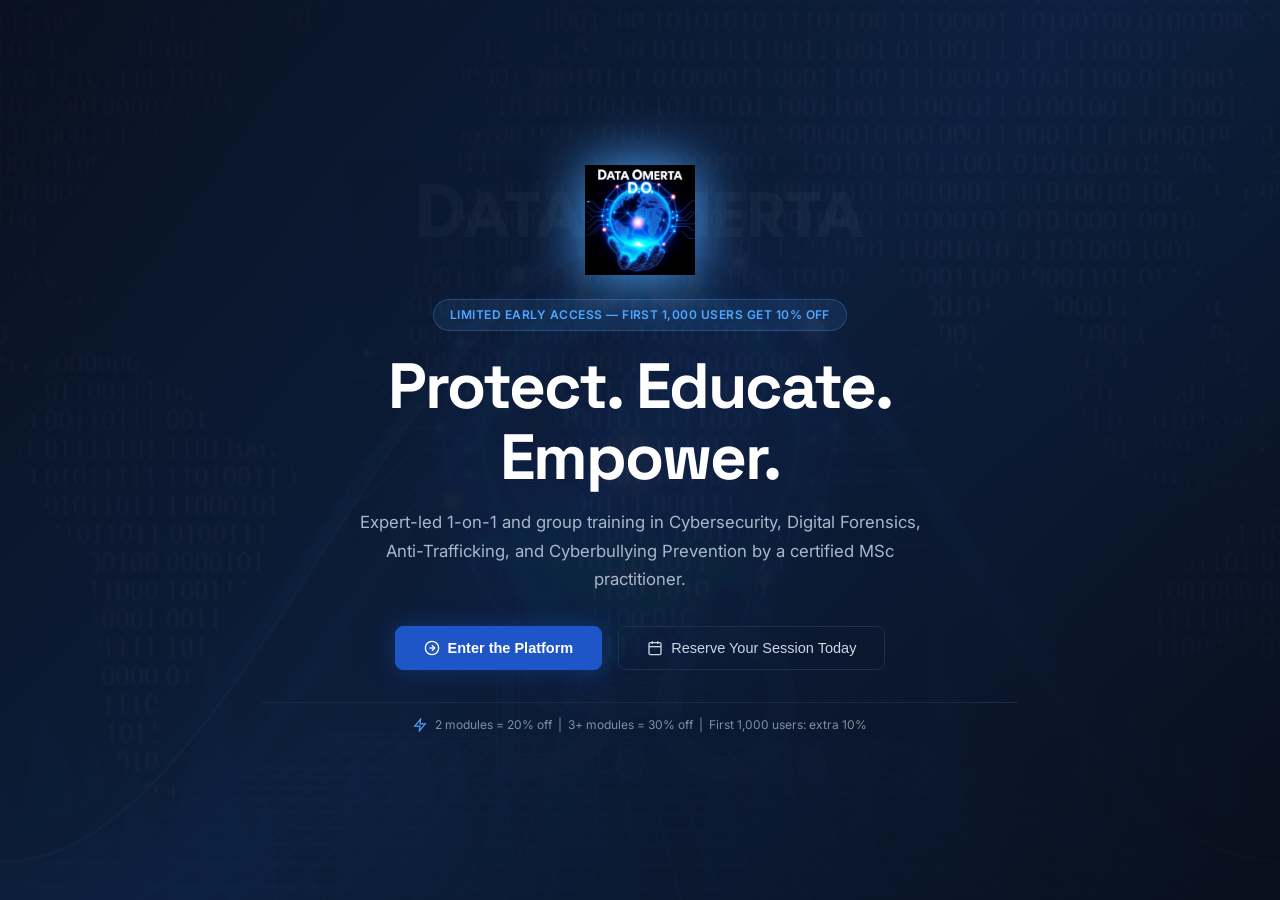
<file: index.html>
<!DOCTYPE html>
<html lang="en">
<head>
<meta charset="UTF-8">
<meta name="viewport" content="width=device-width,initial-scale=1.0,viewport-fit=cover">
<meta name="theme-color" content="#0a1628">
<meta name="description" content="Expert cybersecurity, digital forensics, anti-trafficking and cyberbullying training by Dimitrios Paraschidis MSc.">
<meta name="apple-mobile-web-app-capable" content="yes">
<meta name="apple-mobile-web-app-status-bar-style" content="black-translucent">
<meta name="apple-mobile-web-app-title" content="DO Training">
<link rel="manifest" href="manifest.json">
<link rel="icon" href="assets/icons/favicon.png" type="image/png">
<link rel="apple-touch-icon" href="assets/icons/icon-192x192.png">
<title>DO — Professional Cybersecurity Training</title>
<link rel="preconnect" href="https://fonts.googleapis.com">
<link href="https://fonts.googleapis.com/css2?family=Inter:wght@300;400;500;600;700&family=Space+Grotesk:wght@400;500;600;700;800&display=swap" rel="stylesheet">
<link rel="stylesheet" href="css/style.css">
</head>
<body class="theme-blue">

<div class="lang-bar" id="lang-bar" style="display:none">
  <select id="lang-selector" onchange="setLang(this.value)" aria-label="Language">
    <option value="en">EN</option><option value="el">EL</option><option value="de">DE</option>
    <option value="it">IT</option><option value="fr">FR</option><option value="ru">RU</option>
  </select>
  <div class="theme-toggle-wrap">
    <button class="theme-btn" onclick="setTheme('blue')" title="Default Blue">B</button>
    <button class="theme-btn" onclick="setTheme('dark')" title="Dark">D</button>
    <button class="theme-btn" onclick="setTheme('light')" title="Light">L</button>
  </div>
</div>

<a href="https://paypal.me/JimOem" target="_blank" class="donate-btn" id="donate-btn" style="display:none">
  <svg width="14" height="14" viewBox="0 0 24 24" fill="none" stroke="currentColor" stroke-width="2"><path d="M20.84 4.61a5.5 5.5 0 0 0-7.78 0L12 5.67l-1.06-1.06a5.5 5.5 0 0 0-7.78 7.78l1.06 1.06L12 21.23l7.78-7.78 1.06-1.06a5.5 5.5 0 0 0 0-7.78z"/></svg>
  <span data-i18n="donate_text">Donate via PayPal</span>
</a>
<button class="webview-btn" onclick="toggleFullscreen()" id="webview-btn" style="display:none" title="Expand">
  <svg width="16" height="16" viewBox="0 0 24 24" fill="none" stroke="currentColor" stroke-width="2"><path d="M8 3H5a2 2 0 0 0-2 2v3m18 0V5a2 2 0 0 0-2-2h-3m0 18h3a2 2 0 0 0 2-2v-3M3 16v3a2 2 0 0 0 2 2h3"/></svg>
</button>

<!-- AD COLUMNS (admin-managed) -->
<div class="ad-col left" id="ad-col-left"></div>
<div class="ad-col right" id="ad-col-right"></div>

<!-- ===== LANDING ===== -->
<div id="landing-page">
  <div class="landing-bg">
    <img id="landing-bg-sine" src="" alt="" class="landing-bg-sine">
    <img id="landing-logo-watermark" src="" alt="" class="landing-logo-watermark">
    <div class="landing-overlay"></div>
  </div>
  <div class="landing-content">
    <img id="landing-logo-top" src="" alt="Data Omerta D.O." class="landing-logo-top">
    <div class="landing-badge" data-i18n="landing_badge">Limited Early Access — First 1,000 Users Get 10% Off</div>
    <h1 class="landing-title" data-i18n="landing_title">Educate. Empower. Protect.</h1>
    <p class="landing-sub" data-i18n="landing_sub">Expert-led 1-on-1 and group training in Cybersecurity, Digital Forensics, Anti-Trafficking, and Cyberbullying Prevention by a certified MSc practitioner.</p>
    <div class="landing-actions">
      <button class="btn-land-primary" onclick="enterSite()">
        <svg width="16" height="16" viewBox="0 0 24 24" fill="none" stroke="currentColor" stroke-width="2"><circle cx="12" cy="12" r="10"/><polyline points="12 8 16 12 12 16"/><line x1="8" y1="12" x2="16" y2="12"/></svg>
        <span data-i18n="landing_enter">Enter the Platform</span>
      </button>
      <button class="btn-land-secondary" onclick="enterSiteBook()">
        <svg width="16" height="16" viewBox="0 0 24 24" fill="none" stroke="currentColor" stroke-width="2"><rect x="3" y="4" width="18" height="18" rx="2"/><line x1="16" y1="2" x2="16" y2="6"/><line x1="8" y1="2" x2="8" y2="6"/><line x1="3" y1="10" x2="21" y2="10"/></svg>
        <span data-i18n="landing_book">Reserve Your Session Today</span>
      </button>
    </div>
    <div class="landing-discount-hint">
      <svg width="14" height="14" viewBox="0 0 24 24" fill="none" stroke="#4da6ff" stroke-width="2"><polygon points="13 2 3 14 12 14 11 22 21 10 12 10 13 2"/></svg>
      <span>2 modules = 20% off &nbsp;|&nbsp; 3+ modules = 30% off &nbsp;|&nbsp; First 1,000 users: extra 10%</span>
    </div>
  </div>
</div>

<!-- ===== MAIN PLATFORM ===== -->
<div id="main-platform" style="display:none">

<nav class="navbar">
  <div class="nav-brand" onclick="showTab('home',null)">
    <img id="nav-logo" src="" alt="D.O." class="nav-logo-img">
    <div>
      <div class="brand-name">Dimitrios Paraschidis</div>
      <div class="brand-tagline">MSc Digital Forensics &middot; Cybersecurity Educator</div>
    </div>
  </div>
  <div class="nav-links" id="nav-links">
    <a href="#home"      class="nav-link active" onclick="showTab('home',this)"      data-i18n="nav_home">Home</a>
    <a href="#services"  class="nav-link"         onclick="showTab('services',this)"  data-i18n="nav_services">Services</a>
    <a href="#modules"   class="nav-link"         onclick="showTab('modules',this)"   data-i18n="nav_modules">Modules</a>
    <a href="#resources" class="nav-link"         onclick="showTab('resources',this)" data-i18n="nav_resources">Resources</a>
    <a href="#team"      class="nav-link"         onclick="showTab('team',this)"      data-i18n="nav_team">Our Team</a>
    <a href="#calendar"  class="nav-link"         onclick="showTab('calendar',this)"  data-i18n="nav_book">Book a Session</a>
    <a href="#contact"   class="nav-link"         onclick="showTab('contact',this)"   data-i18n="contact_title">Contact</a>
    <a href="#cv"        class="nav-link"         onclick="showTab('cv',this)"        data-i18n="nav_cv">My CV</a>
  </div>
  <div class="nav-right">
    <button class="nav-mobile-toggle" onclick="toggleMobileNav()">
      <svg width="20" height="20" viewBox="0 0 24 24" fill="none" stroke="currentColor" stroke-width="2"><line x1="3" y1="12" x2="21" y2="12"/><line x1="3" y1="6" x2="21" y2="6"/><line x1="3" y1="18" x2="21" y2="18"/></svg>
    </button>
  </div>
</nav>

<div class="ticker-wrap"><div class="ticker-track" id="ticker-track"></div></div>

<!-- HOME -->
<div id="tab-home" class="tab-content active">
  <section class="hero">
    <img id="hero-logo-wm" src="" alt="" class="hero-logo-watermark" style="top:55%;opacity:0.12;">
    <div class="hero-overlay"></div>
    <div class="hero-inner">
      <div class="hero-badge" data-i18n="hero_badge">Thessaloniki, Greece &middot; Online &amp; Onsite Worldwide</div>
      <h1 class="hero-title" data-i18n="hero_title">Educate. Empower. Protect.</h1>
      <p class="hero-subtitle">Professional training in Cybersecurity, Digital Forensics, Anti-Trafficking Digital Safety, and Cyberbullying Prevention — delivered by a certified MSc practitioner with a decade of field experience.</p>
      <div class="hero-cta">
        <button class="btn btn-primary" onclick="showTab('calendar',null)">
          <svg width="15" height="15" viewBox="0 0 24 24" fill="none" stroke="currentColor" stroke-width="2"><rect x="3" y="4" width="18" height="18" rx="2"/><line x1="16" y1="2" x2="16" y2="6"/><line x1="8" y1="2" x2="8" y2="6"/><line x1="3" y1="10" x2="21" y2="10"/></svg>
          <span data-i18n="btn_book">Book a Session</span>
        </button>
        <button class="btn btn-outline" onclick="showTab('modules',null)">
          <svg width="15" height="15" viewBox="0 0 24 24" fill="none" stroke="currentColor" stroke-width="2"><path d="M2 3h6a4 4 0 0 1 4 4v14a3 3 0 0 0-3-3H2z"/><path d="M22 3h-6a4 4 0 0 0-4 4v14a3 3 0 0 1 3-3h7z"/></svg>
          <span data-i18n="btn_modules">View Modules</span>
        </button>
      </div>
      <div class="hero-stats-compact">
        <div class="stat-compact"><span class="stat-compact-num">155+</span><span class="stat-compact-lbl">Professionals Trained</span></div>
        <div class="stat-compact"><span class="stat-compact-num">600+</span><span class="stat-compact-lbl">Individuals Reached</span></div>
        <div class="stat-compact"><span class="stat-compact-num">60K+</span><span class="stat-compact-lbl">Beneficiaries Protected</span></div>
        <div class="stat-compact"><span class="stat-compact-num">MSc</span><span class="stat-compact-lbl">Digital Forensics</span></div>
        <div class="stat-compact"><span class="stat-compact-num">3</span><span class="stat-compact-lbl">Books Authored</span></div>
        <div class="stat-compact"><span class="stat-compact-num" style="font-size:1rem">Custom</span><span class="stat-compact-lbl" data-i18n="stat_soc">Personal SOC Lab</span></div>
      </div>
    </div>
  </section>

  <section class="section">
    <h2 class="section-title" data-i18n="who_title">Who This Is For</h2>
    <div class="cards-grid" id="who-cards"></div>
  </section>

  <section class="section-full">
    <div class="section-inner">
      <h2 class="section-title light" data-i18n="formats_title">Formats &amp; Delivery</h2>
      <div class="formats-grid" id="formats-grid"></div>
      <div class="discount-banner">
        <div class="discount-item"><span class="disc-pct">20%</span><span class="disc-label" data-i18n="discount_2">Off for 2 Modules</span></div>
        <div class="discount-divider"></div>
        <div class="discount-item"><span class="disc-pct">30%</span><span class="disc-label" data-i18n="discount_3">Off for 3+ Modules</span></div>
        <div class="discount-divider"></div>
        <div class="discount-item highlight"><span class="disc-pct">+10%</span><span class="disc-label" data-i18n="discount_first">First 1,000 Users</span></div>
      </div>
    </div>
  </section>

  <section class="section page-bg">
    <h2 class="section-title" data-i18n="numbers_title">By the Numbers</h2>
    <p class="section-subtitle" data-i18n="numbers_sub">Key statistics from field research, academic sources, and real-world operations.</p>
    <div class="numbers-grid" id="numbers-grid"></div>
  </section>
</div>

<!-- SERVICES -->
<div id="tab-services" class="tab-content page-bg">
  <section class="section">
    <h2 class="section-title" data-i18n="services_title">Training Services</h2>
    <p class="section-subtitle" data-i18n="services_sub">Click any service to book it directly. Every session concludes with a professional certificate.</p>
    <div id="services-container"></div>
  </section>
</div>

<!-- MODULES -->
<div id="tab-modules" class="tab-content page-bg">
  <section class="section">
    <h2 class="section-title" data-i18n="modules_title">Training Modules</h2>
    <p class="section-subtitle" data-i18n="modules_sub">Each module is a standalone certifiable unit. 2 modules: 20% off — 3+: 30% off.</p>
    <div class="modules-grid" id="modules-grid"></div>
  </section>
</div>

<!-- RESOURCES -->
<div id="tab-resources" class="tab-content">
  <section class="section">
    <h2 class="section-title">Resources &amp; Publications</h2>
    <p class="section-subtitle">Free professional resources — available to all.</p>
    <div class="resources-hero">
      <img id="res-do-img" src="" alt="Data Omerta" class="res-do-logo">
      <div><h3>Data Omerta (D.O.)</h3><p>A personal initiative dedicated to spreading cybersecurity awareness and open knowledge. All resources are free to use and share.</p></div>
    </div>
    <div class="resources-grid" id="resources-grid"></div>
    <div class="linkedin-section">
      <h3 class="section-title" style="margin-bottom:1rem;">Recent Professional Activity</h3>
      <div class="linkedin-posts-grid" id="linkedin-posts-grid"></div>
      <a href="https://www.linkedin.com/in/dimitris-p-timeless" target="_blank" class="btn-linkedin">
        <svg width="16" height="16" viewBox="0 0 24 24" fill="currentColor"><path d="M16 8a6 6 0 0 1 6 6v7h-4v-7a2 2 0 0 0-4 0v7h-4v-7a6 6 0 0 1 6-6z"/><rect x="2" y="9" width="4" height="12"/><circle cx="4" cy="4" r="2"/></svg>
        View All on LinkedIn
      </a>
    </div>
  </section>
</div>

<!-- TEAM -->
<div id="tab-team" class="tab-content page-bg">
  <section class="section">
    <h2 class="section-title" data-i18n="team_title">Our D.O. Team &amp; Partners</h2>
    <p class="section-subtitle" data-i18n="team_sub">Specialists, partners, and collaborators in cybersecurity, digital safety, and education. Contact details visible after confirmed booking.</p>
    <div class="team-grid" id="team-grid"></div>
  </section>
</div>

<!-- BOOKING -->
<div id="tab-calendar" class="tab-content page-bg">
  <section class="section">
    <h2 class="section-title" data-i18n="book_title">Book a Session</h2>
    <p class="section-subtitle" data-i18n="book_sub">Select a date and time. Confirmation and Google Meet link sent automatically.</p>
    <div class="booking-layout">
      <div class="booking-left">
        <div class="calendar-header">
          <button class="cal-nav" onclick="changeMonth(-1)">&#8249;</button>
          <span id="cal-month-label"></span>
          <button class="cal-nav" onclick="changeMonth(1)">&#8250;</button>
        </div>
        <div class="calendar-grid" id="calendar-grid"></div>
        <div class="time-slots" id="time-slots-container" style="display:none">
          <h4 id="selected-date-label"></h4>
          <div class="slots-grid" id="slots-grid"></div>
        </div>
      </div>
      <div class="booking-right">
        <div class="booking-form-card">
          <!-- New Clean Cal.com Booking Button -->
          <div style="text-align: center; margin-top: 20px; margin-bottom: 40px; padding: 20px; background: rgba(255,255,255,0.05); border-radius: 8px;">
              <p style="color: #ffffff; margin-bottom: 15px; font-size: 16px; font-weight: 500;">
                  Select a date and time. Confirmation and Google Meet link are sent automatically.
              </p>
              <button type="button" 
                      data-cal-link="jim-oem-wsbkja/cybersecurity-training"
                      data-cal-namespace="cybersecurity-training"
                      data-cal-config='{"layout":"month_view","useSlotsViewOnSmallScreen":"true"}'
                      style="background-color: #2563eb; color: white; padding: 14px 28px; border: none; border-radius: 6px; font-size: 16px; cursor: pointer; font-weight: bold; transition: background 0.2s;"
                      onmouseover="this.style.backgroundColor='#1d4ed8'" 
                      onmouseout="this.style.backgroundColor='#2563eb'">
                  Book a Session Now
              </button>
          </div>
        </div>
      </div>
    </div>
  </section>
</div>

<!-- CONTACT -->
<div id="tab-contact" class="tab-content page-bg">
  <section class="section">
    <h2 class="section-title" data-i18n="contact_title">Contact &amp; Inquiry</h2>
    <p class="section-subtitle" data-i18n="contact_sub">Send a message and I will respond within 24 hours.</p>
    <div class="contact-layout">
      <div class="contact-form-card">
        <form action="https://formsubmit.co/gds_gr@hotmail.gr" method="POST">
          <input type="text" name="_honey" style="display:none">
          <input type="hidden" name="_captcha" value="false">
          <input type="hidden" name="_next" value="https://dataomerta.github.io/do-training/#contact">
          <input type="hidden" name="_subject" value="New Inquiry from Data Omerta Website">

          <div class="form-group"><label data-i18n="form_name">Full Name</label><input type="text" name="name" required></div>
          <div class="form-group"><label data-i18n="form_email">Email</label><input type="email" name="email" required></div>
          <div class="form-group"><label data-i18n="contact_subject">Subject</label><input type="text" name="subject" required></div>
          <div class="form-group"><label data-i18n="contact_message">Message</label><textarea name="message" rows="6" required></textarea></div>
          <button type="submit" class="btn btn-primary btn-full" data-i18n="contact_send">Send Message</button>
        </form>
      </div>
      
      <div class="contact-info-card">
        <div class="contact-info-item">
          <svg width="18" height="18" viewBox="0 0 24 24" fill="none" stroke="currentColor" stroke-width="1.5"><path d="M21 10c0 7-9 13-9 13s-9-6-9-13a9 9 0 0 1 18 0z"/><circle cx="12" cy="10" r="3"/></svg>
          <div><strong data-i18n="lbl_location">Location</strong><span>Thessaloniki, Greece</span></div>
        </div>
        <div class="contact-info-item">
          <svg width="18" height="18" viewBox="0 0 24 24" fill="none" stroke="currentColor" stroke-width="1.5"><path d="M4 4h16c1.1 0 2 .9 2 2v12c0 1.1-.9 2-2 2H4c-1.1 0-2-.9-2-2V6c0-1.1.9-2 2-2z"/><polyline points="22,6 12,13 2,6"/></svg>
          <div><strong>Email</strong><span>gds_gr@hotmail.gr</span></div>
        </div>
        <div class="contact-info-item">
          <svg width="18" height="18" viewBox="0 0 24 24" fill="none" stroke="currentColor" stroke-width="1.5"><path d="M22 16.92v3a2 2 0 0 1-2.18 2 19.79 19.79 0 0 1-8.63-3.07A19.5 19.5 0 0 1 4.69 12a19.79 19.79 0 0 1-3.07-8.67A2 2 0 0 1 3.56 1h3a2 2 0 0 1 2 1.72 12.84 12.84 0 0 0 .7 2.81 2 2 0 0 1-.45 2.11L8.09 8a16 16 0 0 0 6 6l1.27-1.27a2 2 0 0 1 2.11-.45 12.84 12.84 0 0 0 2.81.7A2 2 0 0 1 22 14.92z"/></svg>
          <div><strong data-i18n="lbl_phone">Phone</strong><span>+30 6947 424 107</span></div>
        </div>
        <div class="contact-info-item">
          <svg width="18" height="18" viewBox="0 0 24 24" fill="currentColor"><path d="M16 8a6 6 0 0 1 6 6v7h-4v-7a2 2 0 0 0-4 0v7h-4v-7a6 6 0 0 1 6-6z"/><rect x="2" y="9" width="4" height="12"/><circle cx="4" cy="4" r="2"/></svg>
          <div><strong>LinkedIn</strong><a href="https://www.linkedin.com/in/dimitris-p-timeless" target="_blank">dimitris-p-timeless</a></div>
        </div>
        
        <!-- BILLING INFO -->
        <div class="billing-info-box" style="margin-top:1.5rem;margin-bottom:1.5rem;">
          <div class="billing-item"><span class="b-val">€100</span><span class="b-lbl" data-i18n="bill_hourly">Per Hour — 1-on-1 Training</span><span class="b-note" data-i18n="bill_hourly_note">Modules minimum 2 hours each</span></div>
          <div class="billing-item"><span class="b-val">€400</span><span class="b-lbl" data-i18n="bill_advance">Non-Refundable Advance</span><span class="b-note" data-i18n="bill_advance_note">Required before corporate service delivery</span></div>
          <div class="billing-item"><span class="b-val">20–30%</span><span class="b-lbl" data-i18n="bill_discount">Bundle Discount</span><span class="b-note" data-i18n="bill_discount_note">2 modules: 20% off &nbsp;|&nbsp; 3+ modules: 30% off</span></div>
        </div>
        <div class="pricing-note">
          <svg width="16" height="16" viewBox="0 0 24 24" fill="none" stroke="currentColor" stroke-width="2"><line x1="12" y1="1" x2="12" y2="23"/><path d="M17 5H9.5a3.5 3.5 0 0 0 0 7h5a3.5 3.5 0 0 1 0 7H6"/></svg>
          <div><strong data-i18n="lbl_pricing">Pricing</strong><span data-i18n="pricing_note">All prices include a professional certificate of participation. Group and corporate rates available on request.</span></div>
        </div>
      </div>
    </div>
  </section>
</div>

<!-- CV -->
<div id="tab-cv" class="tab-content page-bg">
  <section class="section cv-section" id="cv-section-content"></section>
</div>

<footer class="footer">
  <div class="footer-inner">
    <img id="footer-logo" src="" alt="D.O." class="footer-logo-img">
    <div>
      <div class="footer-name">Dimitrios Paraschidis &middot; MSc Digital Forensics &middot; Cybersecurity Educator</div>
      <div class="footer-links">
        <span>Thessaloniki, Greece</span><span>gds_gr@hotmail.gr</span><span>+30 6947 424 107</span>
        <a href="https://www.linkedin.com/in/dimitris-p-timeless" target="_blank">LinkedIn</a>
        <a href="https://github.com/DataOmerta" target="_blank">GitHub</a>
      </div>
    </div>
    <div class="footer-right"><img id="footer-do-text" src="" alt="Data Omerta" class="footer-do-text-img"></div>
  </div>
</footer>
</div><!-- /main-platform -->

<!-- ADMIN LOGIN -->
<div id="admin-login-overlay" style="display:none">
  <div class="admin-login-box">
    <img id="admin-logo" src="" alt="D.O." class="admin-logo-img">
    <h2>Admin Access</h2>
    <p>Restricted area — authorised personnel only.</p>
    <div class="form-group"><label>Username</label><input type="text" id="admin-user" autocomplete="username"></div>
    <div class="form-group"><label>Password</label><input type="password" id="admin-pass" autocomplete="current-password" onkeydown="if(event.key==='Enter')doAdminLogin()"></div>
    <label class="remember-label"><input type="checkbox" id="admin-remember"> Remember me on this device</label>
    <button class="btn btn-primary btn-full" onclick="doAdminLogin()" style="margin-top:1rem;">Sign In</button>
    <button class="btn btn-outline btn-full" onclick="closeAdminLogin()" style="margin-top:.5rem;">Cancel</button>
  </div>
</div>

<!-- ADMIN PANEL -->
<div id="admin-panel" style="display:none">
  <div class="admin-navbar">
    <div class="admin-brand">
      <img id="admin-nav-logo" src="" alt="D.O." style="width:28px;height:28px;object-fit:contain;">
      <span>Admin Panel</span>
    </div>
    <div class="admin-nav-links">
      <button class="admin-nav-btn active" onclick="showAdminTab('dashboard',this)">Dashboard</button>
      <button class="admin-nav-btn" onclick="showAdminTab('appointments',this)">Appointments</button>
      <button class="admin-nav-btn" onclick="showAdminTab('modules-mgr',this)">Modules</button>
      <button class="admin-nav-btn" onclick="showAdminTab('services-mgr',this)">Services</button>
      <button class="admin-nav-btn" onclick="showAdminTab('resources-mgr',this)">Resources</button>
      <button class="admin-nav-btn" onclick="showAdminTab('team-mgr',this)">Team</button>
      <button class="admin-nav-btn" onclick="showAdminTab('ads-mgr',this)">Advertisers</button>
      <button class="admin-nav-btn" onclick="showAdminTab('certificates-mgr',this)">Certificates</button>
    </div>
    <button class="btn btn-outline" onclick="adminLogout()" style="font-size:12px;padding:6px 14px;">Sign Out</button>
  </div>
  <div class="admin-content">
    <div id="admin-tab-dashboard" class="admin-tab active"><h2 class="admin-title">Dashboard</h2><div class="admin-stats-grid" id="admin-stats-grid"></div><div id="admin-chart-row"></div></div>
    <div id="admin-tab-appointments" class="admin-tab">
      <div class="admin-tab-header"><h2 class="admin-title">Appointments</h2><button class="btn btn-secondary" onclick="exportAppointments()">Export CSV</button></div>
      <div class="appointments-toolbar">
        <input type="text" id="appt-search" placeholder="Search..." oninput="filterAppointments()">
        <select id="appt-filter" onchange="filterAppointments()">
          <option value="">All</option>
          <option value="confirmed">Confirmed</option>
          <option value="pending">Pending</option>
          <option value="completed">Completed</option>
          <option value="cancelled">Cancelled</option>
        </select>
        <button class="btn" onclick="clearAllAppointments()" style="margin-left:auto; background:#ef4444; color:white; border:none; padding:8px 16px; border-radius:4px; cursor:pointer; font-weight:600;">Clear All</button>
      </div>
      <div id="appointments-list"></div>
    </div>
    <div id="admin-tab-modules-mgr" class="admin-tab"><div class="admin-tab-header"><h2 class="admin-title">Manage Modules</h2><button class="btn btn-primary" onclick="openModuleEditor(null)">+ Add Module</button></div><div id="modules-manager-list"></div></div>
    <div id="admin-tab-services-mgr" class="admin-tab"><div class="admin-tab-header"><h2 class="admin-title">Manage Services</h2><button class="btn btn-primary" onclick="openServiceEditor(null,null)">+ Add Service</button></div><div id="services-manager-list"></div></div>
    <div id="admin-tab-resources-mgr" class="admin-tab"><div class="admin-tab-header"><h2 class="admin-title">Manage Resources</h2><button class="btn btn-primary" onclick="openResourceEditor(null)">+ Add Resource</button></div><div id="resources-manager-list"></div></div>
    <div id="admin-tab-team-mgr" class="admin-tab"><div class="admin-tab-header"><h2 class="admin-title">Team &amp; Partners</h2><button class="btn btn-primary" onclick="openTeamEditor(null)">+ Add Member</button></div><div id="team-manager-list"></div></div>
    <div id="admin-tab-ads-mgr" class="admin-tab"><div class="admin-tab-header"><h2 class="admin-title">Advertisers &amp; Ads</h2><button class="btn btn-primary" onclick="openAdEditor(null)">+ Add Ad</button></div><p class="section-subtitle">Ads appear in vertical columns on the left and right sides of the site for visitors.</p><div id="ads-manager-list"></div></div>
    <div id="admin-tab-certificates-mgr" class="admin-tab">
      <h2 class="admin-title">Issue Certificate</h2>
      <div class="cert-layout">
        <div class="cert-form-panel">
          <h3>Certificate Details</h3>
          <div class="form-group"><label>Participant Full Name *</label><input type="text" id="cert-name" oninput="updateCertPreview()"></div>
          <div class="form-group"><label>Module / Training Title *</label><input type="text" id="cert-module" oninput="updateCertPreview()"></div>
          <div class="form-group"><label>Completion Date *</label><input type="date" id="cert-date" oninput="updateCertPreview()"></div>
          <div class="form-group"><label>Duration</label><input type="text" id="cert-duration" placeholder="e.g. 4 hours" oninput="updateCertPreview()"></div>
          <div class="form-group"><label>Organisation (optional)</label><input type="text" id="cert-org" oninput="updateCertPreview()"></div>
          <div class="form-group"><label>Certificate ID (auto)</label><input type="text" id="cert-id" readonly></div>
          <button class="btn btn-primary btn-full" onclick="generateCertificate()">
            <svg width="15" height="15" viewBox="0 0 24 24" fill="none" stroke="currentColor" stroke-width="2"><path d="M21 15v4a2 2 0 0 1-2 2H5a2 2 0 0 1-2-2v-4"/><polyline points="7 10 12 15 17 10"/><line x1="12" y1="15" x2="12" y2="3"/></svg>
            Generate &amp; Print Certificate
          </button>
        </div>
        <div class="cert-preview-panel">
          <h3>Live Preview</h3>
          <div class="cert-preview" id="cert-preview"><div class="cert-preview-placeholder">Fill in the details to preview</div></div>
          <div id="issued-certs-section" style="display:none;margin-top:1.5rem"><h4 style="color:var(--text);margin-bottom:.75rem">Previously Issued</h4><div id="issued-certs-list"></div></div>
        </div>
      </div>
    </div>
  </div>
</div>

<!-- MODALS -->
<div id="upsell-modal" class="modal-overlay" style="display:none"><div class="modal-box"><button class="modal-close" onclick="closeUpsell()"><svg width="18" height="18" viewBox="0 0 24 24" fill="none" stroke="currentColor" stroke-width="2"><line x1="18" y1="6" x2="6" y2="18"/><line x1="6" y1="6" x2="18" y2="18"/></svg></button><div id="upsell-content"></div></div></div>
<div id="edit-modal" class="modal-overlay" style="display:none"><div class="modal-box" id="edit-modal-content"></div></div>
<div id="appt-edit-modal" class="modal-overlay" style="display:none"><div class="modal-box" id="appt-edit-content"></div></div>
<div id="toast" class="toast" style="display:none"></div>

<!-- Cal element-click embed code begins -->
<script type="text/javascript">
(function (C, A, L) { let p = function (a, ar) { a.q.push(ar); }; let d = C.document; C.Cal = C.Cal || function () { let cal = C.Cal; let ar = arguments; if (!cal.loaded) { cal.ns = {}; cal.q = cal.q || []; d.head.appendChild(d.createElement("script")).src = A; cal.loaded = true; } if (ar[0] === L) { const api = function () { p(api, arguments); }; const namespace = ar[1]; api.q = api.q || []; if(typeof namespace === "string"){cal.ns[namespace] = cal.ns[namespace] || api;p(cal.ns[namespace], ar);p(cal, ["initNamespace", namespace]);} else p(cal, ar); return;} p(cal, ar); }; })(window, "https://app.cal.com/embed/embed.js", "init");
Cal("init", "cybersecurity-training", {origin:"https://app.cal.com"});
Cal.config = Cal.config || {};
Cal.config.forwardQueryParams = true;
Cal.ns["cybersecurity-training"]("ui", {"hideEventTypeDetails":false,"layout":"month_view"});
</script>
<!-- Cal element-click embed code ends -->

<script src="js/images.js"></script>
<script src="js/i18n.js"></script>
<script src="js/app.js"></script>
<script src="js/calendar.js"></script>
<script src="js/certificates.js"></script>
<script src="js/admin.js"></script>

</body>
</html>
</file>
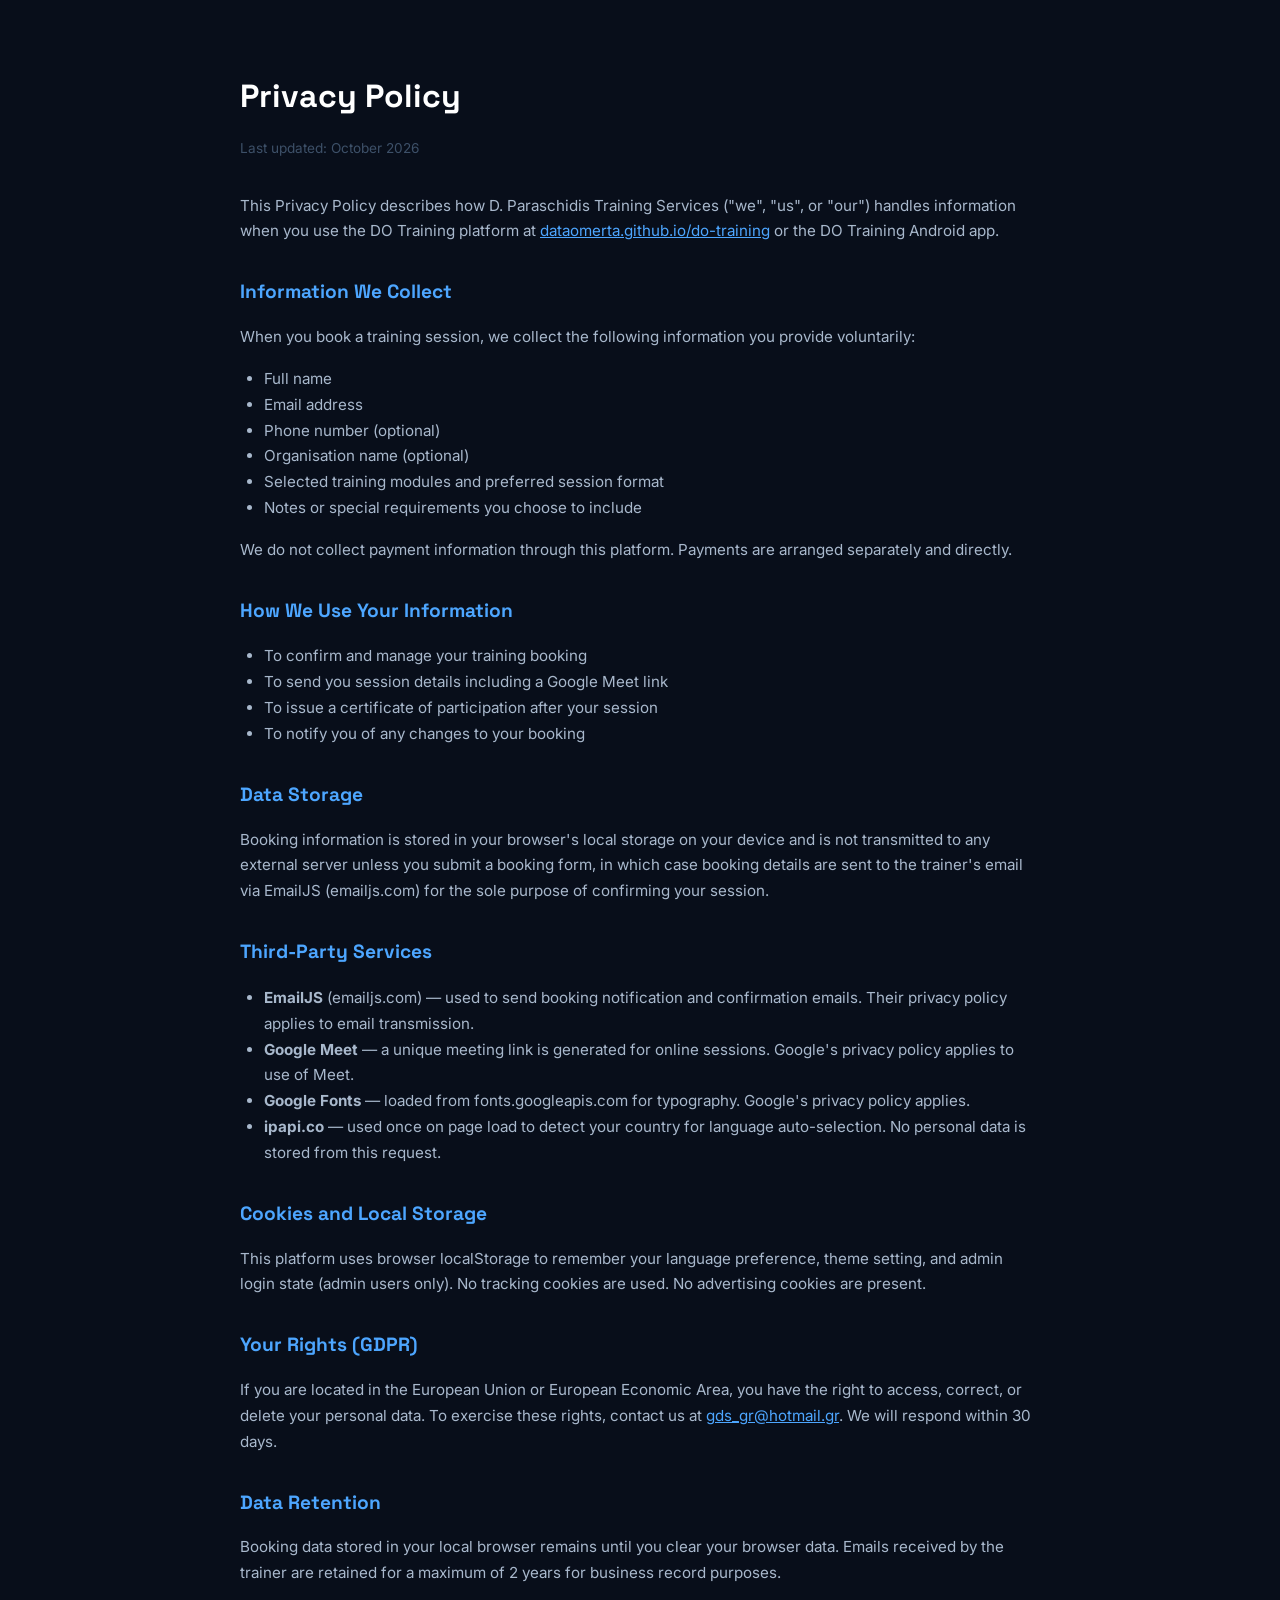
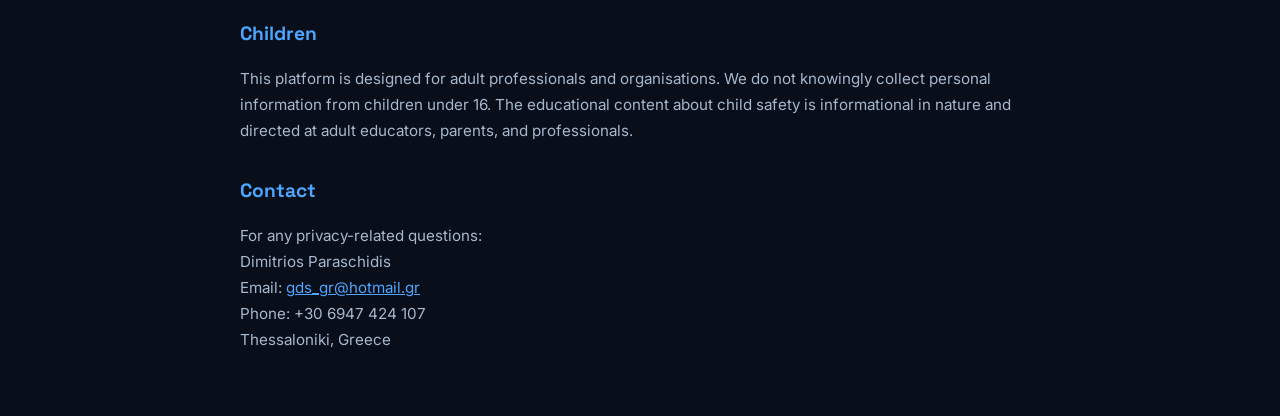
<file: privacy.html>
<!DOCTYPE html>
<html lang="en">
<head>
<meta charset="UTF-8">
<meta name="viewport" content="width=device-width, initial-scale=1.0">
<title>Privacy Policy — DO Training</title>
<link href="https://fonts.googleapis.com/css2?family=Inter:wght@400;500;600&family=Space+Grotesk:wght@600;700&display=swap" rel="stylesheet">
<style>
body { font-family:'Inter',sans-serif; background:#080e1a; color:#e8edf5; max-width:800px; margin:0 auto; padding:3rem 2rem; line-height:1.7; }
h1 { font-family:'Space Grotesk',sans-serif; font-size:2rem; color:white; margin-bottom:0.5rem; }
h2 { font-family:'Space Grotesk',sans-serif; font-size:1.2rem; color:#4da6ff; margin-top:2rem; margin-bottom:0.75rem; }
p, li { color:#a8b8cc; font-size:0.95rem; }
ul { padding-left:1.5rem; }
a { color:#4da6ff; }
.updated { font-size:0.85rem; color:#3d5068; margin-bottom:2rem; }
</style>
</head>
<body>
<h1>Privacy Policy</h1>
<p class="updated">Last updated: October 2026</p>

<p>This Privacy Policy describes how D. Paraschidis Training Services ("we", "us", or "our") handles information when you use the DO Training platform at <a href="https://dataomerta.github.io/do-training">dataomerta.github.io/do-training</a> or the DO Training Android app.</p>

<h2>Information We Collect</h2>
<p>When you book a training session, we collect the following information you provide voluntarily:</p>
<ul>
  <li>Full name</li>
  <li>Email address</li>
  <li>Phone number (optional)</li>
  <li>Organisation name (optional)</li>
  <li>Selected training modules and preferred session format</li>
  <li>Notes or special requirements you choose to include</li>
</ul>
<p>We do not collect payment information through this platform. Payments are arranged separately and directly.</p>

<h2>How We Use Your Information</h2>
<ul>
  <li>To confirm and manage your training booking</li>
  <li>To send you session details including a Google Meet link</li>
  <li>To issue a certificate of participation after your session</li>
  <li>To notify you of any changes to your booking</li>
</ul>

<h2>Data Storage</h2>
<p>Booking information is stored in your browser's local storage on your device and is not transmitted to any external server unless you submit a booking form, in which case booking details are sent to the trainer's email via EmailJS (emailjs.com) for the sole purpose of confirming your session.</p>

<h2>Third-Party Services</h2>
<ul>
  <li><strong>EmailJS</strong> (emailjs.com) — used to send booking notification and confirmation emails. Their privacy policy applies to email transmission.</li>
  <li><strong>Google Meet</strong> — a unique meeting link is generated for online sessions. Google's privacy policy applies to use of Meet.</li>
  <li><strong>Google Fonts</strong> — loaded from fonts.googleapis.com for typography. Google's privacy policy applies.</li>
  <li><strong>ipapi.co</strong> — used once on page load to detect your country for language auto-selection. No personal data is stored from this request.</li>
</ul>

<h2>Cookies and Local Storage</h2>
<p>This platform uses browser localStorage to remember your language preference, theme setting, and admin login state (admin users only). No tracking cookies are used. No advertising cookies are present.</p>

<h2>Your Rights (GDPR)</h2>
<p>If you are located in the European Union or European Economic Area, you have the right to access, correct, or delete your personal data. To exercise these rights, contact us at <a href="mailto:gds_gr@hotmail.gr">gds_gr@hotmail.gr</a>. We will respond within 30 days.</p>

<h2>Data Retention</h2>
<p>Booking data stored in your local browser remains until you clear your browser data. Emails received by the trainer are retained for a maximum of 2 years for business record purposes.</p>

<h2>Children</h2>
<p>This platform is designed for adult professionals and organisations. We do not knowingly collect personal information from children under 16. The educational content about child safety is informational in nature and directed at adult educators, parents, and professionals.</p>

<h2>Contact</h2>
<p>For any privacy-related questions:<br>
Dimitrios Paraschidis<br>
Email: <a href="mailto:gds_gr@hotmail.gr">gds_gr@hotmail.gr</a><br>
Phone: +30 6947 424 107<br>
Thessaloniki, Greece</p>

</body>
</html>
</file>
<file: css/style.css>
img { display: block; }
img[src=""], img:not([src]) { display: none !important; }
*, *::before, *::after { box-sizing: border-box; margin: 0; padding: 0; }

/* ===== THEMES ===== */
:root {
  --do-1:#0a1628;--do-2:#0d2040;--do-3:#1a3a6b;--do-4:#1e56c8;--do-5:#4da6ff;--do-6:#7ec8ff;
  --bg:#080e1a;--bg-card:#0d1624;--bg-card-h:#111e30;--surface:#101b2e;--surface-2:#0f1929;
  --border:#1a2a42;--border-l:#1e3050;
  --text:#e8edf5;--text-m:#7a8fa8;--text-d:#3d5068;
  --silver:#a8b8cc;--silver-l:#c8d6e5;--white:#fff;
  --accent:#1e56c8;--r:8px;--r-lg:12px;--r-xl:16px;
  --sh:0 2px 12px rgba(0,0,0,.4);--sh-lg:0 8px 32px rgba(0,0,0,.5);
}
body.theme-dark {
  --bg:#0a0a0a;--bg-card:#111111;--bg-card-h:#1a1a1a;--surface:#141414;--surface-2:#0f0f0f;
  --border:#2a2a2a;--border-l:#333;
  --text:#d0d0d0;--text-m:#888;--text-d:#444;
  --silver:#999;--silver-l:#bbb;
}
body.theme-blue {
  --bg:#080e1a;--bg-card:#0d1624;--bg-card-h:#111e30;--surface:#101b2e;--surface-2:#0f1929;
  --border:#1a2a42;--border-l:#1e3050;
  --text:#e8edf5;--text-m:#7a8fa8;--text-d:#3d5068;
  --silver:#a8b8cc;--silver-l:#c8d6e5;
}
body.theme-light {
  --bg:#f0f4f8;--bg-card:#fff;--bg-card-h:#f5f8ff;--surface:#e8edf5;--surface-2:#dde5f0;
  --border:#cbd5e1;--border-l:#b0bfd0;--text:#0f172a;--text-m:#475569;--text-d:#94a3b8;
  --silver:#475569;--silver-l:#1e293b;--do-1:#f0f4f8;
}

html{scroll-behavior:smooth;}
body{font-family:'Inter',sans-serif;color:var(--text);background:var(--bg);line-height:1.65;font-size:15px;}

/* LANG BAR */
.lang-bar{position:fixed;top:0;right:0;z-index:200;display:flex;align-items:center;gap:8px;padding:6px 12px;background:rgba(10,22,40,.92);border-bottom-left-radius:var(--r);backdrop-filter:blur(8px);}
.lang-bar select{background:transparent;color:var(--text);border:1px solid var(--border);border-radius:4px;font-size:12px;padding:2px 6px;cursor:pointer;}
.lang-bar select option{background:var(--bg);}
.theme-toggle-wrap{display:flex;gap:3px;}
.theme-btn{background:transparent;border:1px solid var(--border);color:var(--text-m);border-radius:4px;font-size:10px;font-weight:700;padding:2px 7px;cursor:pointer;transition:all .15s;}
.theme-btn:hover,.theme-btn.active{border-color:var(--do-5);color:var(--do-5);}

/* DONATE / WEBVIEW */
.donate-btn{position:fixed;bottom:1.5rem;left:1.5rem;z-index:150;display:flex;align-items:center;gap:6px;background:rgba(10,22,40,.85);border:1px solid var(--border-l);color:var(--silver);padding:8px 14px;border-radius:100px;font-size:12px;text-decoration:none;backdrop-filter:blur(8px);transition:all .2s;}
.donate-btn:hover{border-color:var(--do-5);color:var(--do-5);}
.webview-btn{position:fixed;bottom:1.5rem;right:1.5rem;z-index:150;background:rgba(10,22,40,.85);border:1px solid var(--border-l);color:var(--silver);width:36px;height:36px;border-radius:8px;cursor:pointer;display:flex;align-items:center;justify-content:center;backdrop-filter:blur(8px);transition:all .2s;}
.webview-btn:hover{border-color:var(--do-5);color:var(--do-5);}

/* AD COLUMNS */
.ad-col{position:fixed;top:64px;bottom:0;width:80px;z-index:50;display:flex;flex-direction:column;gap:8px;padding:8px 4px;overflow-y:auto;background:rgba(8,14,26,.6);backdrop-filter:blur(4px);}
.ad-col.left{left:0;}
.ad-col.right{right:0;}
.ad-item{display:block;width:72px;height:72px;border-radius:6px;overflow:hidden;border:1px solid var(--border);transition:all .2s;flex-shrink:0;}
.ad-item img{width:100%;height:100%;object-fit:cover;}
.ad-item:hover{border-color:var(--do-5);transform:scale(1.05);}
#main-platform.has-ads,.ad-content-shift{padding-left:84px;padding-right:84px;}

/* LANDING */
#landing-page{position:fixed;inset:0;z-index:1000;display:flex;align-items:center;justify-content:center;background:var(--do-1);overflow:hidden;}
.landing-bg{position:absolute;inset:0;}
.landing-bg-sine{position:absolute;inset:0;width:100%;height:100%;object-fit:cover;opacity:0.22;mix-blend-mode:screen;filter:hue-rotate(200deg) saturate(1.4) brightness(0.8);}
.landing-logo-watermark{position:absolute;left:50%;top:50%;transform:translate(-50%,-50%);width:min(78vw,580px);height:min(78vw,580px);object-fit:contain;opacity:0.17;z-index:1;pointer-events:none;filter:hue-rotate(10deg) saturate(1.3) brightness(1.1);}
.landing-overlay{position:absolute;inset:0;background:linear-gradient(135deg,rgba(8,14,26,.88) 0%,rgba(13,32,64,.82) 50%,rgba(8,14,26,.92) 100%);z-index:2;}
.landing-content{position:relative;z-index:3;text-align:center;padding:2rem;max-width:860px;}
.landing-logo-top{width:100px;height:100px;object-fit:contain;margin:0 auto 1.5rem;display:block;filter:drop-shadow(0 0 24px var(--do-5));animation:logoPulse 3s ease-in-out infinite;}
@keyframes logoPulse{0%,100%{filter:drop-shadow(0 0 20px var(--do-5));}50%{filter:drop-shadow(0 0 40px var(--do-5)) brightness(1.1);}}
.landing-badge{display:inline-block;background:rgba(77,166,255,.1);border:1px solid rgba(77,166,255,.28);color:var(--do-5);padding:5px 16px;border-radius:100px;font-size:12px;font-weight:600;letter-spacing:.04em;text-transform:uppercase;margin-bottom:1.5rem;}
.landing-title{font-family:'Space Grotesk',sans-serif;font-size:clamp(2.6rem,6.5vw,5rem);font-weight:800;color:white;letter-spacing:-.03em;line-height:1.08;margin-bottom:1.25rem;}
.landing-sub{font-size:clamp(.92rem,2vw,1.08rem);color:var(--silver);max-width:620px;margin:0 auto 2.5rem;line-height:1.75;}
.landing-actions{display:flex;gap:1rem;justify-content:center;flex-wrap:wrap;margin-bottom:2.5rem;}
.btn-land-primary{display:inline-flex;align-items:center;gap:8px;background:var(--do-4);color:white;padding:13px 28px;border-radius:var(--r);font-size:14.5px;font-weight:600;border:1px solid var(--do-4);cursor:pointer;transition:all .2s;box-shadow:0 0 24px rgba(30,86,200,.38);}
.btn-land-primary:hover{background:var(--do-3);transform:translateY(-2px);}
.btn-land-secondary{display:inline-flex;align-items:center;gap:8px;background:transparent;color:var(--silver-l);padding:13px 28px;border-radius:var(--r);font-size:14.5px;font-weight:500;border:1px solid var(--border-l);cursor:pointer;transition:all .2s;}
.btn-land-secondary:hover{border-color:var(--do-5);color:var(--do-5);}
.landing-discount-hint{display:inline-flex;align-items:center;gap:8px;font-size:12px;color:var(--text-m);padding-top:1rem;border-top:1px solid var(--border);}

/* NAVBAR */
.navbar{position:sticky;top:0;z-index:100;background:rgba(8,14,26,.97);border-bottom:1px solid var(--border);padding:0 1.5rem;display:flex;align-items:center;gap:1.5rem;height:60px;backdrop-filter:blur(12px);}
.nav-brand{display:flex;align-items:center;gap:10px;flex-shrink:0;cursor:pointer;}
.nav-logo-img{width:32px;height:32px;object-fit:contain;}
.brand-name{font-family:'Space Grotesk',sans-serif;font-weight:700;font-size:13px;color:white;}
.brand-tagline{font-size:10px;color:var(--text-m);}
.nav-links{display:flex;align-items:center;gap:2px;flex:1;overflow-x:auto;}
.nav-link{color:var(--silver);text-decoration:none;font-size:13px;font-weight:500;padding:5px 11px;border-radius:6px;white-space:nowrap;transition:all .15s;border:1px solid transparent;}
.nav-link:hover{color:white;background:var(--surface);}
.nav-link.active{color:white;background:var(--do-3);border-color:var(--border-l);}
.nav-right{display:flex;align-items:center;gap:8px;}
.nav-mobile-toggle{display:none;background:none;border:none;color:white;cursor:pointer;padding:6px;}

/* TICKER — TRIPLE WIDTH */
.ticker-wrap{width:100%;overflow:hidden;background:rgba(30,86,200,.08);border-bottom:1px solid var(--border);height:40px;display:flex;align-items:center;}
.ticker-track{display:flex;align-items:center;white-space:nowrap;animation:ticker 240s linear infinite;}
.ticker-track:hover{animation-play-state:paused;}
.ticker-item{display:inline-flex;align-items:center;gap:10px;padding:0 2.5rem;font-size:12.5px;color:var(--silver);}
.ticker-item strong{color:var(--do-5);font-family:'Space Grotesk',sans-serif;font-size:14px;}
.ticker-sep{color:var(--border-l);margin:0 1rem;font-size:18px;}
@keyframes ticker{0%{transform:translateX(0);}100%{transform:translateX(-33.333%);}}

/* TABS */
.tab-content{display:none;}
.tab-content.active{display:block;}

/* PAGE BG — sine binary for all pages except home/landing */
.page-bg{position:relative;}
.page-bg::before{content:'';position:absolute;inset:0;background-image:url('data:image/svg+xml,<svg xmlns="http://www.w3.org/2000/svg" width="400" height="400"><text x="0" y="20" font-size="10" fill="%231e56c820" font-family="monospace">01001101 00100000 01000001 01010100 01001001 01000011 01010011</text><text x="0" y="40" font-size="10" fill="%231e56c812">10110010 01001000 10000101 00110010 11001010 01011010</text><text x="0" y="60" font-size="10" fill="%231e56c818">01110100 10101010 01010001 00001010 11110101 01010010</text><text x="0" y="80" font-size="10" fill="%231e56c810">10010110 01110001 10100101 01010010 10000110 01001100</text><text x="0" y="100" font-size="10" fill="%231e56c815">01001101 10110100 01010001 11001010 01010010 10000101</text></svg>');background-repeat:repeat;pointer-events:none;z-index:0;opacity:.6;}
.page-bg > *{position:relative;z-index:1;}

/* HERO */
.hero{position:relative;padding:5rem 2rem;text-align:center;overflow:hidden;min-height:540px;display:flex;align-items:center;background:var(--do-1);}
.hero-logo-watermark{position:absolute;left:50%;top:58%;transform:translate(-50%,-50%);width:min(58vw,520px);height:min(58vw,520px);object-fit:contain;opacity:0.13;pointer-events:none;filter:hue-rotate(10deg) saturate(1.2) brightness(1.1);}
.hero-overlay{position:absolute;inset:0;background:linear-gradient(to bottom,rgba(8,14,26,.45) 0%,rgba(8,14,26,.78) 100%);}
.hero-inner{position:relative;z-index:2;max-width:960px;margin:0 auto;width:100%;}
.hero-badge{display:inline-block;background:rgba(77,166,255,.08);border:1px solid rgba(77,166,255,.22);color:var(--do-5);padding:5px 14px;border-radius:100px;font-size:11px;font-weight:600;letter-spacing:.06em;text-transform:uppercase;margin-bottom:1.5rem;}
.hero-title{font-family:'Space Grotesk',sans-serif;font-size:clamp(2.7rem,5.8vw,4.3rem);font-weight:800;color:white;letter-spacing:-.03em;line-height:1.08;margin-bottom:1.25rem;}
.hero-subtitle{font-size:clamp(.94rem,2vw,1.1rem);color:var(--silver);max-width:700px;margin:0 auto 2.5rem;line-height:1.75;}

.hero-cta{display:flex;gap:1rem;justify-content:center;flex-wrap:wrap;margin-bottom:3rem;}
/* Stats row replaced by ticker — just keep the SOC line */
.hero-stats-compact{display:flex;justify-content:center;gap:2rem;flex-wrap:wrap;padding-top:1.5rem;border-top:1px solid var(--border);}
.stat-compact{text-align:center;}
.stat-compact-num{display:block;font-family:'Space Grotesk',sans-serif;font-size:1.5rem;font-weight:700;color:white;}
.stat-compact-lbl{font-size:10px;color:var(--text-m);text-transform:uppercase;letter-spacing:.04em;}

/* DATA OMERTA watermark text — big faded */
.do-text-watermark{position:absolute;left:50%;top:50%;transform:translate(-50%,-50%);font-family:'Space Grotesk',sans-serif;font-size:clamp(4rem,12vw,10rem);font-weight:800;color:rgba(30,86,200,.06);white-space:nowrap;pointer-events:none;letter-spacing:.08em;user-select:none;z-index:1;}

/* BUTTONS */
.btn{display:inline-flex;align-items:center;gap:6px;padding:10px 20px;border-radius:var(--r);font-size:13.5px;font-weight:600;cursor:pointer;border:1px solid transparent;font-family:inherit;transition:all .15s;text-decoration:none;}
.btn-primary{background:var(--do-4);color:white;border-color:var(--do-4);}
.btn-primary:hover{background:var(--do-3);transform:translateY(-1px);}
.btn-outline{background:transparent;color:var(--silver-l);border-color:var(--border-l);}
.btn-outline:hover{border-color:var(--do-5);color:var(--do-5);}
.btn-secondary{background:var(--surface);color:var(--text);border-color:var(--border);}
.btn-secondary:hover{border-color:var(--border-l);}
.btn-full{width:100%;justify-content:center;}
.btn-danger{background:rgba(248,113,113,.12);color:#f87171;border-color:rgba(248,113,113,.25);}
.btn-danger:hover{background:rgba(248,113,113,.2);}

/* SECTIONS */
.section{padding:4rem 2rem;max-width:1200px;margin:0 auto;}
.section-full{padding:4rem 2rem;background:var(--surface);border-top:1px solid var(--border);border-bottom:1px solid var(--border);}
.section-inner{max-width:1200px;margin:0 auto;}
.section-title{font-family:'Space Grotesk',sans-serif;font-size:2.1rem;font-weight:700;color:var(--text);margin-bottom:.75rem;position:relative;padding-bottom:.75rem;letter-spacing:-.02em;}
.section-title::after{content:'';position:absolute;bottom:0;left:0;width:36px;height:2px;background:var(--do-4);border-radius:2px;}
.section-title.light,.section-full .section-title{color:white;}
.section-subtitle{color:var(--text-m);margin-bottom:2rem;font-size:.97rem;}

/* CARDS */
.cards-grid{display:grid;grid-template-columns:repeat(auto-fit,minmax(220px,1fr));gap:1.25rem;margin-top:2rem;}
.card{background:var(--bg-card);border:1px solid var(--border);border-radius:var(--r-lg);padding:1.5rem;transition:all .2s;}
.card:hover{border-color:var(--do-4);box-shadow:0 0 0 1px var(--do-4),var(--sh);transform:translateY(-2px);}
.card-icon-wrap{color:var(--do-5);margin-bottom:1rem;}
.card h3{font-size:1rem;font-weight:600;color:var(--text);margin-bottom:.5rem;}
.card p{color:var(--text-m);font-size:.855rem;}

/* FORMATS */
.formats-grid{display:grid;grid-template-columns:repeat(auto-fit,minmax(220px,1fr));gap:1rem;margin-top:2rem;margin-bottom:2rem;}
.format-item{display:flex;align-items:flex-start;gap:12px;background:var(--bg-card);border:1px solid var(--border);border-radius:var(--r);padding:1.2rem;}
.format-text strong{color:var(--text);font-size:.88rem;display:block;margin-bottom:3px;}
.format-text span{color:var(--text-m);font-size:.8rem;}

/* DISCOUNT BANNER */
.discount-banner{display:flex;align-items:center;justify-content:center;gap:2rem;background:var(--bg-card);border:1px solid var(--border);border-radius:var(--r-lg);padding:1.5rem 2rem;max-width:800px;margin:0 auto;flex-wrap:wrap;}
.discount-item{text-align:center;}
.disc-pct{display:block;font-family:'Space Grotesk',sans-serif;font-size:1.9rem;font-weight:800;color:var(--do-5);}
.disc-label{font-size:11px;color:var(--text-m);text-transform:uppercase;letter-spacing:.04em;}
.discount-item.highlight .disc-pct{color:#ffd700;}
.discount-divider{width:1px;height:44px;background:var(--border);}

/* NUMBERS — 16 in 2 rows of 8 */
.numbers-grid{display:grid;grid-template-columns:repeat(8,1fr);gap:.75rem;margin-top:2rem;}
.number-card{background:var(--bg-card);border:1px solid var(--border);border-radius:var(--r-lg);padding:1.25rem .75rem;text-align:center;}
.number-val{font-family:'Space Grotesk',sans-serif;font-size:1.4rem;font-weight:800;color:var(--do-5);margin-bottom:.4rem;}
.number-label{font-size:.72rem;color:var(--text-m);line-height:1.3;}
@media(max-width:1200px){.numbers-grid{grid-template-columns:repeat(4,1fr);}}
@media(max-width:700px){.numbers-grid{grid-template-columns:repeat(2,1fr);}}

/* SERVICES */
.service-category{background:var(--bg-card);border:1px solid var(--border);border-radius:var(--r-lg);overflow:hidden;margin-bottom:2rem;}
.service-cat-header{display:flex;align-items:center;gap:12px;padding:1.2rem 1.5rem;background:var(--surface);border-bottom:1px solid var(--border);}
.service-cat-header h3{font-size:1.1rem;font-weight:600;color:var(--text);}
.cat-badge{padding:3px 10px;border-radius:100px;font-size:11px;font-weight:700;text-transform:uppercase;letter-spacing:.06em;}
.cat-blue{background:rgba(30,86,200,.15);color:var(--do-5);border:1px solid rgba(30,86,200,.28);}
.cat-silver{background:rgba(168,184,204,.1);color:var(--silver-l);border:1px solid rgba(168,184,204,.22);}
.cat-white{background:rgba(255,255,255,.06);color:var(--text);border:1px solid var(--border);}
.svc-img-wrap{display:flex;align-items:stretch;}
.svc-side-img-wrap{width:220px;min-width:220px;overflow:hidden;flex-shrink:0;}
.svc-side-img{width:100%;height:100%;object-fit:contain;object-position:center;opacity:.6;background:var(--surface);}
.svc-items-col{flex:1;}
.service-item{display:flex;align-items:flex-start;justify-content:space-between;gap:1rem;padding:1.1rem 1.5rem;border-bottom:1px solid var(--border);cursor:pointer;transition:all .15s;}
.service-item:last-child{border-bottom:none;}
.service-item:hover{background:var(--bg-card-h);}
.service-item:hover .svc-title{color:var(--do-5);}
.svc-title{font-size:.9rem;font-weight:600;color:var(--text);margin-bottom:3px;transition:color .15s;}
.service-info p{color:var(--text-m);font-size:.81rem;margin:0;}
.service-meta{display:flex;flex-direction:column;align-items:flex-end;gap:5px;flex-shrink:0;}
.duration{font-size:11px;font-weight:600;color:var(--text-m);white-space:nowrap;}
.mode{font-size:11px;padding:2px 9px;border-radius:100px;font-weight:500;white-space:nowrap;}
.mode-online{background:rgba(30,86,200,.12);color:var(--do-5);border:1px solid rgba(30,86,200,.22);}
.mode-onsite{background:rgba(168,184,204,.08);color:var(--silver-l);border:1px solid rgba(168,184,204,.18);}
.mode-both{background:rgba(255,255,255,.04);color:var(--silver);border:1px solid var(--border);}

/* BILLING BOX in services */
.billing-info-box{background:rgba(30,86,200,.07);border:1px solid rgba(30,86,200,.2);border-radius:var(--r-lg);padding:1.75rem 2rem;margin:2rem 0;display:flex;gap:2rem;flex-wrap:wrap;align-items:flex-start;}
.billing-item{flex:1;min-width:200px;}
.billing-item .b-val{font-family:'Space Grotesk',sans-serif;font-size:1.6rem;font-weight:800;color:var(--do-5);display:block;margin-bottom:4px;}
.billing-item .b-lbl{font-size:.82rem;color:var(--text-m);}
.billing-item .b-note{font-size:.78rem;color:var(--text-d);margin-top:3px;}

/* MODULES */
.modules-grid{display:grid;grid-template-columns:repeat(auto-fit,minmax(290px,1fr));gap:1.2rem;margin-top:1rem;}
.module-card{background:var(--bg-card);border:1px solid var(--border);border-radius:var(--r-lg);padding:1.5rem;position:relative;transition:all .2s;cursor:pointer;}
.module-card:hover{border-color:var(--do-4);box-shadow:0 0 0 1px var(--do-4),var(--sh);transform:translateY(-2px);}
.module-level{position:absolute;top:1rem;right:1rem;font-size:10px;padding:3px 9px;border-radius:100px;font-weight:700;text-transform:uppercase;letter-spacing:.04em;}
.level-foundation{background:rgba(255,215,0,.1);color:#ffd700;border:1px solid rgba(255,215,0,.2);}
.level-intermediate{background:rgba(30,86,200,.15);color:var(--do-5);border:1px solid rgba(30,86,200,.28);}
.level-advanced{background:rgba(168,184,204,.1);color:var(--silver-l);border:1px solid rgba(168,184,204,.22);}
.level-specialist{background:rgba(200,214,229,.07);color:white;border:1px solid var(--border-l);}
.module-icon{color:var(--do-5);margin-bottom:.75rem;}
.module-card h3{font-size:.95rem;font-weight:600;color:var(--text);margin-bottom:.5rem;padding-right:72px;}
.module-card p{color:var(--text-m);font-size:.81rem;margin-bottom:1rem;}
.module-meta{display:flex;gap:5px;flex-wrap:wrap;}
.module-tag{font-size:10px;padding:2px 8px;background:var(--surface);border:1px solid var(--border);border-radius:100px;color:var(--text-m);}

/* TEAM */
.team-grid{display:grid;grid-template-columns:repeat(auto-fit,minmax(220px,1fr));gap:1.5rem;margin-top:2rem;}
.team-card{background:var(--bg-card);border:1px solid var(--border);border-radius:var(--r-xl);padding:1.75rem;text-align:center;transition:all .2s;}
.team-card:hover{border-color:var(--do-4);transform:translateY(-2px);}
.team-photo{width:88px;height:88px;border-radius:50%;object-fit:cover;margin:0 auto 1rem;display:block;border:2px solid var(--do-4);}
.team-photo-placeholder{width:88px;height:88px;border-radius:50%;background:var(--do-3);border:2px solid var(--do-4);margin:0 auto 1rem;display:flex;align-items:center;justify-content:center;font-family:'Space Grotesk',sans-serif;font-weight:700;font-size:1.5rem;color:white;}
.team-name{font-family:'Space Grotesk',sans-serif;font-size:1rem;font-weight:700;color:var(--text);margin-bottom:.25rem;}
.team-title{font-size:.8rem;color:var(--do-5);margin-bottom:.25rem;}
.team-edu{font-size:.76rem;color:var(--text-m);margin-bottom:.75rem;}
.team-contacts{display:flex;justify-content:center;gap:.75rem;margin-top:.5rem;position:relative;}
.team-contact-blur{filter:blur(5px);transition:filter .3s;font-size:.78rem;display:flex;align-items:center;gap:4px;color:var(--text-m);cursor:default;}
.team-contact-blur.unblurred{filter:none;cursor:pointer;color:var(--do-5);}
.team-locked-note{font-size:.7rem;color:var(--text-d);margin-top:.4rem;}
.team-company{font-size:.76rem;color:var(--silver);margin-bottom:.25rem;font-weight:500;}

/* RESOURCES */
.resources-hero{display:flex;align-items:center;gap:1.5rem;background:var(--bg-card);border:1px solid var(--border);border-radius:var(--r-xl);padding:1.75rem;margin-bottom:2rem;}
.res-do-logo{width:80px;height:80px;object-fit:contain;flex-shrink:0;}
.resources-hero h3{font-family:'Space Grotesk',sans-serif;font-size:1.3rem;font-weight:700;color:var(--text);margin-bottom:.4rem;}
.resources-hero p{color:var(--text-m);font-size:.88rem;}
.resources-grid{display:grid;grid-template-columns:1fr 1fr;gap:1.5rem;margin-bottom:3rem;}
.resource-card{background:var(--bg-card);border:1px solid var(--border);border-radius:var(--r-xl);overflow:hidden;display:flex;flex-direction:column;}
.resource-thumb{height:180px;overflow:hidden;position:relative;background:var(--surface);}
.resource-thumb img{width:100%;height:100%;object-fit:contain;opacity:.55;background:var(--surface);}
.resource-thumb-badge{position:absolute;bottom:8px;right:8px;background:var(--do-4);color:white;font-size:10px;font-weight:700;padding:2px 10px;border-radius:100px;}
.resource-info{padding:1.4rem;flex:1;display:flex;flex-direction:column;gap:.7rem;}
.resource-type-badge{font-size:10px;font-weight:700;text-transform:uppercase;letter-spacing:.08em;color:var(--do-5);}
.resource-info h3{font-size:.97rem;font-weight:600;color:var(--text);}
.resource-info p{font-size:.83rem;color:var(--text-m);}
.resource-meta-list{list-style:none;padding:0;display:flex;flex-direction:column;gap:5px;}
.resource-meta-list li{display:flex;align-items:center;gap:7px;font-size:.8rem;color:var(--text-m);}
.resource-meta-list svg{color:var(--do-5);flex-shrink:0;}
.btn-download{display:inline-flex;align-items:center;gap:7px;background:var(--do-4);color:white;padding:9px 16px;border-radius:var(--r);font-size:13px;font-weight:600;text-decoration:none;margin-top:auto;transition:all .15s;border:none;cursor:pointer;}
.btn-download:hover{background:var(--do-3);transform:translateY(-1px);}
.resource-url-card{background:var(--bg-card);border:1px solid var(--border);border-radius:var(--r-lg);padding:1.25rem 1.5rem;margin-bottom:1rem;display:flex;align-items:center;gap:1rem;}
.resource-url-card .ru-title{font-size:.9rem;font-weight:600;color:var(--text);margin-bottom:3px;}
.resource-url-card .ru-url{font-size:.8rem;color:var(--do-5);text-decoration:none;word-break:break-all;}

/* LINKEDIN */
.linkedin-section{margin-top:3rem;}
.linkedin-posts-grid{display:grid;grid-template-columns:repeat(auto-fit,minmax(270px,1fr));gap:1.2rem;margin-bottom:2rem;}
.li-post-card{background:var(--bg-card);border:1px solid var(--border);border-radius:var(--r-lg);padding:1.4rem;transition:all .15s;}
.li-post-card:hover{border-color:var(--do-4);}
.li-post-card .li-date{font-size:10px;color:var(--text-m);margin-bottom:.4rem;text-transform:uppercase;letter-spacing:.04em;}
.li-post-card h4{font-size:.88rem;font-weight:600;color:var(--text);margin-bottom:.4rem;}
.li-post-card p{font-size:.8rem;color:var(--text-m);}
.li-post-card a{display:inline-block;margin-top:.7rem;font-size:12px;color:var(--do-5);text-decoration:none;font-weight:600;}
.btn-linkedin{display:inline-flex;align-items:center;gap:7px;background:#0a66c2;color:white;padding:10px 20px;border-radius:var(--r);font-size:13.5px;font-weight:600;text-decoration:none;transition:all .15s;}
.btn-linkedin:hover{background:#004a9f;}

/* BOOKING */
.booking-layout{display:grid;grid-template-columns:1fr 1fr;gap:2rem;align-items:start;}
.calendar-header{display:flex;align-items:center;justify-content:space-between;margin-bottom:1rem;font-family:'Space Grotesk',sans-serif;font-weight:600;font-size:1rem;color:var(--text);}
.cal-nav{width:32px;height:32px;border:1px solid var(--border);border-radius:var(--r);background:var(--bg-card);color:var(--text);cursor:pointer;font-size:18px;display:flex;align-items:center;justify-content:center;transition:all .15s;}
.cal-nav:hover{border-color:var(--do-5);color:var(--do-5);}
.calendar-grid{display:grid;grid-template-columns:repeat(7,1fr);gap:3px;}
.cal-day-header{text-align:center;font-size:10px;font-weight:600;color:var(--text-m);padding:5px 0;text-transform:uppercase;}
.cal-day{aspect-ratio:1;display:flex;align-items:center;justify-content:center;border-radius:6px;font-size:12px;cursor:pointer;transition:all .12s;border:1px solid transparent;color:var(--text);}
.cal-day:hover:not(.disabled):not(.empty){background:var(--surface);border-color:var(--do-5);color:var(--do-5);}
.cal-day.today{font-weight:700;color:var(--do-5);}
.cal-day.selected{background:var(--do-4);color:white;font-weight:600;}
.cal-day.disabled{color:var(--text-d);cursor:not-allowed;}
.cal-day.has-slots{position:relative;}
.cal-day.has-slots::after{content:'';display:block;width:4px;height:4px;background:#4ade80;border-radius:50%;position:absolute;bottom:2px;left:50%;transform:translateX(-50%);}
.time-slots{margin-top:1.25rem;}
.time-slots h4{font-size:.82rem;font-weight:600;margin-bottom:.7rem;color:var(--text-m);}
.slots-grid{display:grid;grid-template-columns:repeat(3,1fr);gap:6px;}
.slot{padding:8px;border:1px solid var(--border);border-radius:var(--r);text-align:center;font-size:12px;font-weight:500;cursor:pointer;background:var(--bg-card);color:var(--text);transition:all .12s;}
.slot:hover{border-color:var(--do-5);color:var(--do-5);}
.slot.selected{background:var(--do-4);color:white;border-color:var(--do-4);}
.slot.booked{background:var(--surface);color:var(--text-d);cursor:not-allowed;font-size:10px;}
.booking-form-card{background:var(--bg-card);border:1px solid var(--border);border-radius:var(--r-lg);padding:1.6rem;}
.booking-form-card h3{font-size:1rem;font-weight:600;color:var(--text);margin-bottom:1.25rem;}
.booking-summary{background:rgba(30,86,200,.1);border:1px solid rgba(30,86,200,.28);border-radius:var(--r);padding:9px 13px;margin-bottom:1rem;font-size:13px;color:var(--do-5);font-weight:500;}
.discount-preview{background:rgba(255,215,0,.07);border:1px solid rgba(255,215,0,.18);border-radius:var(--r);padding:9px 13px;margin-bottom:.9rem;font-size:13px;color:#ffd700;font-weight:600;}

/* FORMS */
.form-group{margin-bottom:.85rem;}
.form-group label{display:block;font-size:11px;font-weight:600;margin-bottom:5px;color:var(--silver);text-transform:uppercase;letter-spacing:.04em;}
.form-group input,.form-group select,.form-group textarea{width:100%;padding:9px 11px;border:1px solid var(--border);border-radius:var(--r);font-size:13.5px;font-family:inherit;color:var(--text);background:var(--surface);transition:border-color .15s;outline:none;}
.form-group input:focus,.form-group select:focus,.form-group textarea:focus{border-color:var(--do-4);box-shadow:0 0 0 3px rgba(30,86,200,.1);}
.form-group select option{background:var(--do-1);color:var(--text);}

/* CONTACT */
.contact-layout{display:grid;grid-template-columns:1fr 1fr;gap:2rem;align-items:start;}
.contact-form-card,.contact-info-card{background:var(--bg-card);border:1px solid var(--border);border-radius:var(--r-lg);padding:1.6rem;}
.contact-info-item{display:flex;align-items:flex-start;gap:12px;padding:.9rem 0;border-bottom:1px solid var(--border);}
.contact-info-item:last-child{border-bottom:none;}
.contact-info-item svg{color:var(--do-5);flex-shrink:0;margin-top:2px;}
.contact-info-item strong{display:block;font-size:11px;font-weight:700;text-transform:uppercase;letter-spacing:.04em;color:var(--text-m);margin-bottom:2px;}
.contact-info-item span,.contact-info-item a{font-size:.88rem;color:var(--text);}
.contact-info-item a{color:var(--do-5);text-decoration:none;}
.pricing-note{display:flex;align-items:flex-start;gap:12px;padding:1rem;background:rgba(30,86,200,.07);border:1px solid rgba(30,86,200,.2);border-radius:var(--r);margin-top:1rem;}
.pricing-note svg{color:var(--do-5);flex-shrink:0;margin-top:2px;}
.pricing-note strong{display:block;font-size:11px;font-weight:700;text-transform:uppercase;color:var(--text-m);margin-bottom:2px;}
.pricing-note span{font-size:.83rem;color:var(--text);}

/* CV */
.cv-section{max-width:1100px;}
.cv-hero-wrap{position:relative;height:240px;border-radius:var(--r-xl);overflow:hidden;margin-bottom:2rem;}
.cv-hero-img{width:100%;height:100%;object-fit:cover;opacity:.4;}
.cv-hero-overlay{position:absolute;inset:0;background:linear-gradient(to right,rgba(8,14,26,.9) 0%,transparent 60%);display:flex;align-items:flex-end;padding:1.75rem;}
.cv-hero-badge{background:rgba(30,86,200,.18);border:1px solid rgba(30,86,200,.35);color:var(--do-5);padding:5px 16px;border-radius:100px;font-size:11px;font-weight:600;letter-spacing:.05em;text-transform:uppercase;}
.cv-header{display:flex;align-items:flex-start;gap:1.5rem;background:var(--bg-card);border:1px solid var(--border);border-radius:var(--r-lg);padding:1.75rem;margin-bottom:2rem;}
.cv-avatar{width:68px;height:68px;border-radius:50%;background:var(--do-3);border:2px solid var(--do-4);display:flex;align-items:center;justify-content:center;font-family:'Space Grotesk',sans-serif;font-weight:700;font-size:18px;color:white;flex-shrink:0;}
.cv-identity h1{font-family:'Space Grotesk',sans-serif;font-size:1.55rem;font-weight:700;color:var(--text);margin-bottom:2px;}
.cv-title-line{color:var(--do-5);font-size:.86rem;margin-bottom:2px;}
.cv-subtitle-line{color:var(--text-m);font-size:.8rem;margin-bottom:.7rem;}
.cv-contacts{display:flex;gap:1rem;flex-wrap:wrap;font-size:.8rem;color:var(--silver);}
.cv-contacts span,.cv-contacts a{display:flex;align-items:center;gap:5px;}
.cv-contacts a{color:var(--do-5);text-decoration:none;}
.cv-body{display:grid;grid-template-columns:2fr 1fr;gap:2rem;}
.cv-block{margin-bottom:2rem;}
.cv-block h2{font-family:'Space Grotesk',sans-serif;font-size:.88rem;font-weight:700;color:var(--do-5);border-bottom:1px solid var(--border);padding-bottom:5px;margin-bottom:.9rem;text-transform:uppercase;letter-spacing:.07em;}
.cv-block p{color:var(--text-m);font-size:.855rem;margin-bottom:.7rem;}
.cv-job{margin-bottom:1.4rem;}
.cv-job-header{margin-bottom:.4rem;}
.cv-job-header strong{font-size:.88rem;color:var(--text);display:block;}
.cv-job-header .cv-job-org{font-size:.78rem;color:var(--do-5);font-weight:500;}
.cv-job ul{list-style:none;padding:0;}
.cv-job li{font-size:.81rem;color:var(--text-m);padding:2px 0 2px 13px;position:relative;}
.cv-job li::before{content:'—';position:absolute;left:0;color:var(--do-4);font-size:9px;top:5px;}
.cv-edu{margin-bottom:.9rem;}
.cv-edu strong{display:block;font-size:.86rem;color:var(--text);}
.cv-edu span{font-size:.78rem;color:var(--do-5);display:block;margin:1px 0;}
.cv-edu em{font-size:.76rem;color:var(--text-m);}
.cv-list{list-style:none;padding:0;}
.cv-list li{font-size:.82rem;color:var(--text-m);padding:4px 0;border-bottom:1px solid var(--border);}
.cv-list li:last-child{border-bottom:none;}
.skill-tags{display:flex;flex-wrap:wrap;gap:5px;}
.skill-tag{background:rgba(30,86,200,.1);color:var(--do-5);border:1px solid rgba(30,86,200,.2);padding:2px 9px;border-radius:100px;font-size:10.5px;font-weight:500;}

/* FOOTER */
.footer{background:var(--do-1);border-top:1px solid var(--border);padding:1.75rem 2rem;margin-top:3rem;}
.footer-inner{max-width:1200px;margin:0 auto;display:flex;align-items:center;gap:1.25rem;flex-wrap:wrap;}
.footer-logo-img{width:36px;height:36px;object-fit:contain;opacity:.65;flex-shrink:0;}
.footer-name{font-size:.83rem;color:var(--silver);font-weight:600;}
.footer-links{display:flex;gap:1.25rem;flex-wrap:wrap;font-size:.78rem;color:var(--text-m);margin-top:3px;}
.footer-links a{color:var(--do-5);text-decoration:none;}
.footer-right{margin-left:auto;font-size:.73rem;color:var(--text-d);}

/* TOAST */
.toast{position:fixed;bottom:2rem;right:5rem;background:var(--surface);border:1px solid var(--border-l);color:var(--text);padding:11px 16px;border-radius:var(--r);font-size:13px;font-weight:500;z-index:9999;box-shadow:var(--sh-lg);animation:tIn .3s ease;max-width:320px;}
@keyframes tIn{from{transform:translateY(12px);opacity:0;}to{transform:translateY(0);opacity:1;}}

/* MODALS */
.modal-overlay{position:fixed;inset:0;background:rgba(0,0,0,.72);z-index:2000;display:flex;align-items:center;justify-content:center;padding:1rem;}
.modal-box{background:var(--bg-card);border:1px solid var(--border-l);border-radius:var(--r-xl);padding:2.25rem;max-width:520px;width:100%;position:relative;max-height:90vh;overflow-y:auto;}
.modal-close{position:absolute;top:1rem;right:1rem;background:none;border:none;color:var(--text-m);cursor:pointer;padding:4px;}
.modal-close:hover{color:var(--text);}

/* UPSELL */
.upsell-title{font-family:'Space Grotesk',sans-serif;font-size:1.2rem;font-weight:700;color:var(--text);margin-bottom:.6rem;}
.upsell-sub{font-size:.88rem;color:var(--text-m);margin-bottom:1.25rem;}
.upsell-options{display:flex;flex-direction:column;gap:7px;margin-bottom:1.25rem;}
.upsell-option{display:flex;align-items:center;justify-content:space-between;background:var(--surface);border:1px solid var(--border);border-radius:var(--r);padding:9px 13px;cursor:pointer;transition:all .12s;}
.upsell-option:hover{border-color:var(--do-4);}
.upsell-option strong{font-size:.86rem;color:var(--text);}
.upsell-option span{font-size:11px;color:var(--do-5);font-weight:600;}
.upsell-discount-note{background:rgba(255,215,0,.06);border:1px solid rgba(255,215,0,.18);border-radius:var(--r);padding:10px 13px;font-size:.82rem;color:#ffd700;text-align:center;}

/* ADMIN LOGIN */
#admin-login-overlay{position:fixed;inset:0;background:rgba(0,0,0,.88);z-index:3000;display:flex;align-items:center;justify-content:center;backdrop-filter:blur(8px);}
.admin-login-box{background:var(--bg-card);border:1px solid var(--border-l);border-radius:var(--r-xl);padding:2.5rem;max-width:380px;width:100%;text-align:center;}
.admin-logo-img{width:64px;height:64px;object-fit:contain;margin-bottom:1.25rem;}
.admin-login-box h2{font-family:'Space Grotesk',sans-serif;font-size:1.4rem;font-weight:700;color:var(--text);margin-bottom:.4rem;}
.admin-login-box p{color:var(--text-m);font-size:.85rem;margin-bottom:1.5rem;}
.remember-label{display:flex;align-items:center;gap:8px;font-size:13px;color:var(--text-m);cursor:pointer;margin-top:.5rem;justify-content:center;}
.remember-label input{width:auto;}

/* ADMIN PANEL */
#admin-panel{min-height:100vh;background:var(--bg);}
.admin-navbar{position:sticky;top:0;z-index:100;background:rgba(8,14,26,.97);border-bottom:1px solid var(--border);padding:0 1.5rem;display:flex;align-items:center;gap:1.5rem;height:58px;backdrop-filter:blur(10px);}
.admin-brand{display:flex;align-items:center;gap:8px;font-family:'Space Grotesk',sans-serif;font-weight:700;color:white;font-size:14px;flex-shrink:0;}
.admin-nav-links{display:flex;align-items:center;gap:3px;flex:1;overflow-x:auto;}
.admin-nav-btn{background:transparent;border:1px solid transparent;color:var(--silver);font-size:12.5px;font-weight:500;padding:5px 11px;border-radius:6px;cursor:pointer;font-family:inherit;transition:all .15s;white-space:nowrap;}
.admin-nav-btn:hover{color:white;background:var(--surface);}
.admin-nav-btn.active{color:white;background:var(--do-3);border-color:var(--border-l);}
.admin-content{padding:2rem;max-width:1200px;margin:0 auto;}
.admin-tab{display:none;}
.admin-tab.active{display:block;}
.admin-title{font-family:'Space Grotesk',sans-serif;font-size:1.75rem;font-weight:700;color:var(--text);margin-bottom:1.5rem;}
.admin-tab-header{display:flex;align-items:center;justify-content:space-between;margin-bottom:1.5rem;flex-wrap:wrap;gap:1rem;}
.admin-stats-grid{display:grid;grid-template-columns:repeat(auto-fit,minmax(155px,1fr));gap:1rem;margin-bottom:2rem;}
.admin-stat-card{background:var(--bg-card);border:1px solid var(--border);border-radius:var(--r-lg);padding:1.25rem;}
.admin-stat-val{font-family:'Space Grotesk',sans-serif;font-size:2rem;font-weight:800;color:var(--do-5);}
.admin-stat-label{font-size:11px;color:var(--text-m);text-transform:uppercase;letter-spacing:.04em;margin-top:3px;}
.admin-stat-sub{font-size:12px;color:var(--text-m);margin-top:4px;}

/* APPOINTMENTS */
.appointments-toolbar{display:flex;gap:8px;margin-bottom:1.25rem;flex-wrap:wrap;}
.appointments-toolbar input,.appointments-toolbar select{padding:8px 12px;border:1px solid var(--border);border-radius:var(--r);font-size:13px;font-family:inherit;background:var(--bg-card);color:var(--text);outline:none;}
.appointments-toolbar input{flex:1;min-width:180px;}
.appointments-toolbar input:focus,.appointments-toolbar select:focus{border-color:var(--do-4);}
.appt-card{background:var(--bg-card);border:1px solid var(--border);border-radius:var(--r-lg);padding:1rem 1.3rem;margin-bottom:.65rem;display:flex;align-items:flex-start;justify-content:space-between;gap:1rem;transition:border-color .15s;}
.appt-card:hover{border-color:var(--border-l);}
.appt-info h4{font-size:.88rem;font-weight:600;color:var(--text);margin-bottom:2px;}
.appt-info span{font-size:.79rem;color:var(--text-m);display:block;}
.appt-meta{display:flex;align-items:center;gap:8px;flex-shrink:0;flex-wrap:wrap;justify-content:flex-end;}
.status-badge{padding:3px 9px;border-radius:100px;font-size:10px;font-weight:700;text-transform:uppercase;letter-spacing:.04em;white-space:nowrap;}
.status-confirmed{background:rgba(74,222,128,.1);color:#4ade80;border:1px solid rgba(74,222,128,.22);}
.status-pending{background:rgba(255,215,0,.1);color:#ffd700;border:1px solid rgba(255,215,0,.2);}
.status-completed{background:rgba(77,166,255,.1);color:var(--do-5);border:1px solid rgba(77,166,255,.22);}
.status-cancelled{background:rgba(248,113,113,.1);color:#f87171;border:1px solid rgba(248,113,113,.2);}
.appt-actions{display:flex;gap:5px;flex-wrap:wrap;}
.appt-btn{padding:4px 10px;border:1px solid var(--border);border-radius:5px;font-size:11px;cursor:pointer;background:var(--surface);color:var(--text);font-family:inherit;font-weight:500;transition:all .12s;white-space:nowrap;}
.appt-btn:hover{border-color:var(--do-5);color:var(--do-5);}
.appt-btn.danger:hover{border-color:#f87171;color:#f87171;}
.appt-btn.success:hover{border-color:#4ade80;color:#4ade80;}
.appt-btn.gold:hover{border-color:#ffd700;color:#ffd700;}
.meet-link{display:inline-flex;align-items:center;gap:5px;font-size:11px;color:var(--do-5);text-decoration:none;font-weight:600;margin-top:3px;}
.meet-link:hover{text-decoration:underline;}
.empty-state{text-align:center;padding:3.5rem 2rem;color:var(--text-m);}
.empty-state svg{color:var(--text-d);margin-bottom:1rem;}
.empty-state h3{font-size:1rem;font-weight:600;color:var(--text);margin-bottom:.4rem;}

/* CMS */
.cms-item{background:var(--bg-card);border:1px solid var(--border);border-radius:var(--r-lg);padding:1rem 1.3rem;margin-bottom:.65rem;display:flex;align-items:flex-start;justify-content:space-between;gap:1rem;}
.cms-item-info strong{display:block;font-size:.88rem;color:var(--text);margin-bottom:2px;}
.cms-item-info span{font-size:.78rem;color:var(--text-m);}
.cms-item-actions{display:flex;gap:5px;flex-shrink:0;}
.cms-toggle{display:inline-flex;align-items:center;gap:5px;font-size:11px;padding:3px 9px;border-radius:100px;font-weight:600;cursor:pointer;border:1px solid;transition:all .12s;background:none;font-family:inherit;}
.cms-toggle.visible{color:#4ade80;border-color:rgba(74,222,128,.3);}
.cms-toggle.hidden{color:var(--text-m);border-color:var(--border);}

/* CERT */
.cert-layout{display:grid;grid-template-columns:1fr 1fr;gap:2rem;align-items:start;}
.cert-form-panel,.cert-preview-panel{background:var(--bg-card);border:1px solid var(--border);border-radius:var(--r-lg);padding:1.6rem;}
.cert-form-panel h3,.cert-preview-panel h3{font-size:.97rem;font-weight:600;color:var(--text);margin-bottom:1.25rem;}
.cert-preview{aspect-ratio:1.41;border:1px solid var(--border);border-radius:var(--r);overflow:hidden;background:#fff;}
.cert-preview-placeholder{height:100%;display:flex;align-items:center;justify-content:center;color:#aaa;font-size:.82rem;text-align:center;padding:2rem;}
.issued-certs h4{font-size:.88rem;font-weight:600;color:var(--text);margin-bottom:.7rem;}
.issued-cert-row{display:flex;align-items:center;justify-content:space-between;padding:.8rem 1.1rem;background:var(--surface);border:1px solid var(--border);border-radius:var(--r);margin-bottom:6px;}
.issued-cert-row .cert-info strong{display:block;font-size:.84rem;color:var(--text);}
.issued-cert-row .cert-info span{font-size:.75rem;color:var(--text-m);}

/* RESPONSIVE */
@media(max-width:900px){
  .booking-layout,.cert-layout,.cv-body,.resources-grid,.contact-layout{grid-template-columns:1fr;}
  .nav-links{display:none;}
  .nav-mobile-toggle{display:flex;}
  .nav-links.open{display:flex;flex-direction:column;position:absolute;top:60px;left:0;right:0;background:rgba(8,14,26,.97);border-bottom:1px solid var(--border);padding:1rem;z-index:99;backdrop-filter:blur(12px);}
  .hero{padding:3rem 1.25rem;min-height:420px;}
  .section{padding:2.5rem 1.25rem;}
  .section-full{padding:2.5rem 1.25rem;}
  .svc-img-wrap{flex-direction:column;}
  .svc-side-img-wrap{width:100%;height:160px;min-width:unset;}
  .svc-side-img{object-fit:contain;}
  .landing-logo-top{width:72px;height:72px;}
  .ad-col{display:none;}
  #main-platform.has-ads{padding-left:0;padding-right:0;}
  .numbers-grid{grid-template-columns:repeat(4,1fr);}
  .discount-banner{flex-direction:column;gap:1rem;}
  .discount-divider{width:100%;height:1px;}
}
@media(max-width:500px){
  .numbers-grid{grid-template-columns:repeat(2,1fr);}
}













/* ===== LANDING PAGE OVERLAP FIX ===== */
#landing-page {
  overflow-y: auto;
}
.landing-content {
  display: flex;
  flex-direction: column;
  align-items: center;
  text-align: center;
  padding: 2.5rem 2rem;
  max-width: 820px;
  width: 100%;
  gap: 0;
  position: relative;
  z-index: 3;
}
.landing-logo-top {
  width: 110px;
  height: 110px;
  object-fit: contain;
  margin-bottom: 1.5rem;
  filter: drop-shadow(0 0 28px var(--do-5));
}
.landing-badge {
  display: inline-block;
  margin-bottom: 1.25rem;
}
.landing-title {
  font-size: clamp(2.2rem, 5.5vw, 4rem);
  line-height: 1.1;
  margin-bottom: 1rem;
  color: white;
}
.landing-sub {
  font-size: clamp(0.9rem, 1.8vw, 1.05rem);
  line-height: 1.7;
  margin-bottom: 2rem;
  max-width: 600px;
}
.landing-actions {
  display: flex;
  gap: 1rem;
  justify-content: center;
  flex-wrap: wrap;
  margin-bottom: 2rem;
}
.landing-stats-row {
  display: flex;
  justify-content: center;
  gap: 2rem;
  flex-wrap: wrap;
  padding: 1.25rem 0;
  border-top: 1px solid var(--border);
  margin-bottom: 1rem;
  width: 100%;
}
.lstat {
  text-align: center;
  min-width: 60px;
}
.lstat span {
  display: block;
  font-family: 'Space Grotesk', sans-serif;
  font-size: 1.75rem;
  font-weight: 700;
  color: white;
  line-height: 1;
  margin-bottom: 4px;
}
.lstat small {
  font-size: 10px;
  color: var(--text-m);
  text-transform: uppercase;
  letter-spacing: 0.04em;
  display: block;
}
.landing-discount-hint {
  display: inline-flex;
  align-items: center;
  gap: 8px;
  font-size: 12px;
  color: var(--text-m);
  border-top: 1px solid var(--border);
  padding-top: 0.75rem;
  width: 100%;
  justify-content: center;
}

/* HERO stats compact - fix SOC label wrapping */
.hero-stats-compact {
  display: flex;
  justify-content: center;
  gap: 2rem;
  flex-wrap: wrap;
  padding-top: 1.5rem;
  border-top: 1px solid var(--border);
  align-items: flex-start;
}
.stat-compact {
  text-align: center;
  min-width: 60px;
  max-width: 110px;
}
.stat-compact-num {
  display: block;
  font-family: 'Space Grotesk', sans-serif;
  font-size: 1.5rem;
  font-weight: 700;
  color: white;
  line-height: 1;
  margin-bottom: 4px;
}
.stat-compact-lbl {
  font-size: 9.5px;
  color: var(--text-m);
  text-transform: uppercase;
  letter-spacing: 0.04em;
  line-height: 1.3;
}

/* FOOTER DO TEXT LOGO */
.footer-do-text-img {
  height: 26px;
  width: auto;
  object-fit: contain;
  opacity: 0.72;
  max-width: 160px;
  filter: brightness(0.9);
}
</file>
